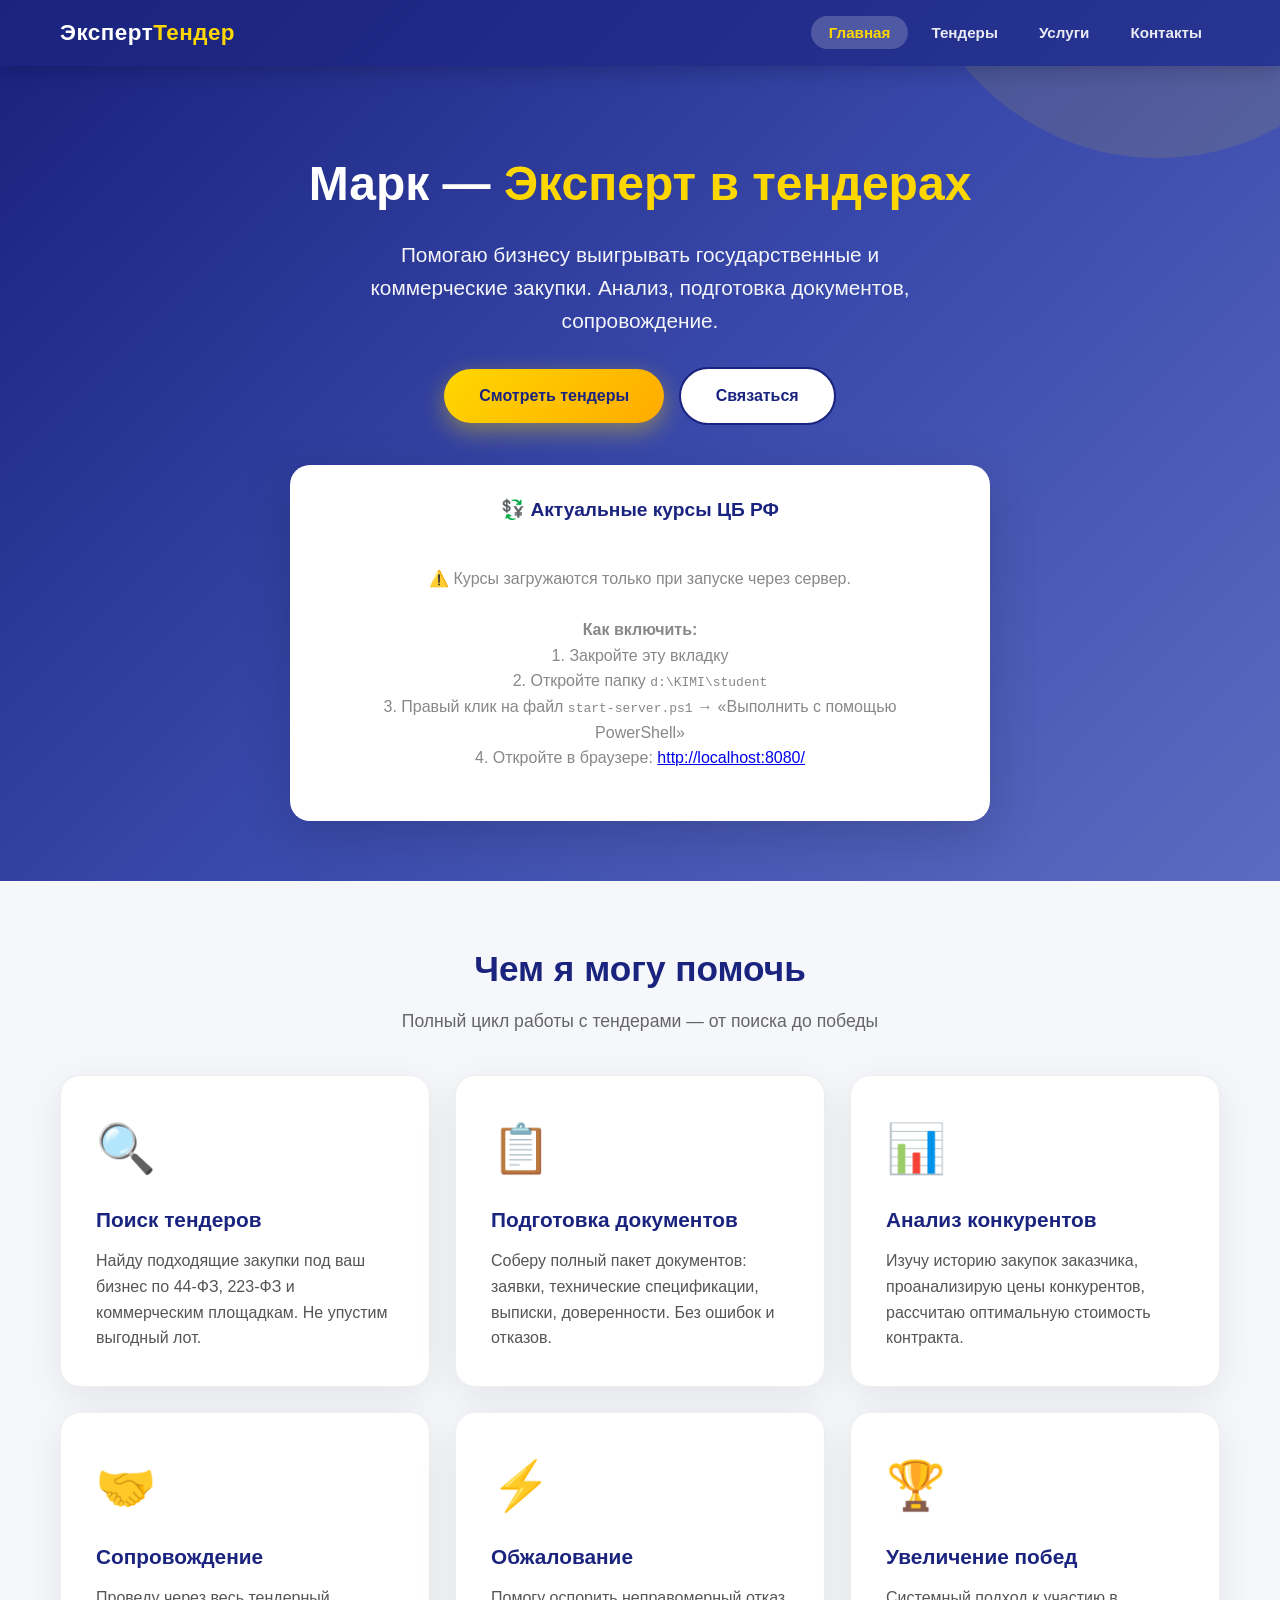
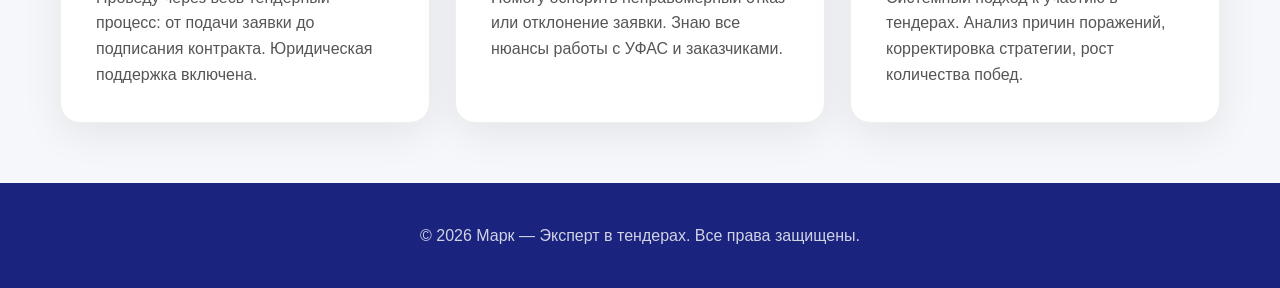
<file: index.html>
<!DOCTYPE html>
<html lang="ru">
<head>
    <meta charset="UTF-8">
    <meta name="viewport" content="width=device-width, initial-scale=1.0">
    <title>Марк — Эксперт в тендерах</title>
    <link rel="stylesheet" href="style.css">
    <link rel="manifest" href="manifest.json">
    <meta name="theme-color" content="#1a237e">
    <link rel="icon" type="image/svg+xml" href="icon.svg">
</head>
<body>
    <!-- Навигация -->
    <nav class="navbar">
        <div class="nav-container">
            <a href="index.html" class="logo">Эксперт<span>Тендер</span></a>
            <ul class="nav-links">
                <li><a href="index.html" class="active">Главная</a></li>
                <li><a href="tenders.html">Тендеры</a></li>
                <li><a href="about.html">Услуги</a></li>
                <li><a href="contacts.html">Контакты</a></li>
            </ul>
        </div>
    </nav>

    <!-- Герой -->
    <section class="hero">
        <div class="container">
            <h1>Марк — <span>Эксперт в тендерах</span></h1>
            <p>Помогаю бизнесу выигрывать государственные и коммерческие закупки. Анализ, подготовка документов, сопровождение.</p>
            <a href="tenders.html" class="btn btn-primary">Смотреть тендеры</a>
            <a href="contacts.html" class="btn btn-secondary" style="margin-left:10px;">Связаться</a>

            <!-- Живые курсы валют -->
            <div class="currency-widget">
                <h3>💱 Актуальные курсы ЦБ РФ <span id="currency-date"></span></h3>
                <div class="currency-grid" id="currency-grid">
                    <div class="currency-loading">Загружаем курсы...</div>
                </div>
            </div>
        </div>
    </section>

    <!-- Услуги -->
    <section class="section">
        <div class="container">
            <h2 class="section-title">Чем я могу помочь</h2>
            <p class="section-subtitle">Полный цикл работы с тендерами — от поиска до победы</p>
            <div class="cards-grid">
                <div class="card">
                    <div class="card-icon">🔍</div>
                    <h3>Поиск тендеров</h3>
                    <p>Найду подходящие закупки под ваш бизнес по 44-ФЗ, 223-ФЗ и коммерческим площадкам. Не упустим выгодный лот.</p>
                </div>
                <div class="card">
                    <div class="card-icon">📋</div>
                    <h3>Подготовка документов</h3>
                    <p>Соберу полный пакет документов: заявки, технические спецификации, выписки, доверенности. Без ошибок и отказов.</p>
                </div>
                <div class="card">
                    <div class="card-icon">📊</div>
                    <h3>Анализ конкурентов</h3>
                    <p>Изучу историю закупок заказчика, проанализирую цены конкурентов, рассчитаю оптимальную стоимость контракта.</p>
                </div>
                <div class="card">
                    <div class="card-icon">🤝</div>
                    <h3>Сопровождение</h3>
                    <p>Проведу через весь тендерный процесс: от подачи заявки до подписания контракта. Юридическая поддержка включена.</p>
                </div>
                <div class="card">
                    <div class="card-icon">⚡</div>
                    <h3>Обжалование</h3>
                    <p>Помогу оспорить неправомерный отказ или отклонение заявки. Знаю все нюансы работы с УФАС и заказчиками.</p>
                </div>
                <div class="card">
                    <div class="card-icon">🏆</div>
                    <h3>Увеличение побед</h3>
                    <p>Системный подход к участию в тендерах. Анализ причин поражений, корректировка стратегии, рост количества побед.</p>
                </div>
            </div>
        </div>
    </section>

    <!-- Футер -->
    <footer class="footer">
        <div class="container">
            <p>© 2026 Марк — Эксперт в тендерах. Все права защищены.</p>
        </div>
    </footer>

    <script>
        // Регистрация Service Worker для PWA
        if ('serviceWorker' in navigator) {
            navigator.serviceWorker.register('service-worker.js')
                .then(reg => console.log('Service Worker зарегистрирован'))
                .catch(err => console.log('Ошибка регистрации SW:', err));
        }
    </script>
    <script>
        // === ЖИВЫЕ КУРСЫ ВАЛЮТ (open.er-api.com) ===
        async function loadCurrencies() {
            const grid = document.getElementById('currency-grid');
            const dateEl = document.getElementById('currency-date');

            try {
                const response = await fetch('https://open.er-api.com/v6/latest/RUB');
                const data = await response.json();

                // Курсы относительно рубля: rates['USD'] = сколько $ за 1₽
                // Чтобы получить ₽ за 1$ — делим 1 на rate
                const currencies = [
                    { code: 'USD', name: 'Доллар США', rate: data.rates.USD },
                    { code: 'EUR', name: 'Евро', rate: data.rates.EUR },
                    { code: 'CNY', name: 'Китайский юань', rate: data.rates.CNY },
                    { code: 'KZT', name: 'Казахстанский тенге', rate: data.rates.KZT }
                ];

                dateEl.textContent = '(' + data.time_last_update_utc.split(' ')[1] + ' ' + data.time_last_update_utc.split(' ')[2] + ' ' + data.time_last_update_utc.split(' ')[3] + ')';

                grid.innerHTML = currencies.map(c => {
                    const rub = (1 / c.rate).toFixed(2);
                    return `
                        <div class="currency-item">
                            <div class="code">${c.code}</div>
                            <div class="name">${c.name}</div>
                            <div class="rate">${rub} ₽</div>
                        </div>
                    `;
                }).join('');

            } catch (e) {
                grid.innerHTML = '<div class="currency-loading">⚠️ Курсы загружаются только при запуске через сервер.<br><br><strong>Как включить:</strong><br>1. Закройте эту вкладку<br>2. Откройте папку <code>d:\\KIMI\\student</code><br>3. Правый клик на файл <code>start-server.ps1</code> → «Выполнить с помощью PowerShell»<br>4. Откройте в браузере: <a href="http://localhost:8080/" target="_blank">http://localhost:8080/</a></div>';
            }
        }

        loadCurrencies();
    </script>
</body>
</html>
</file>
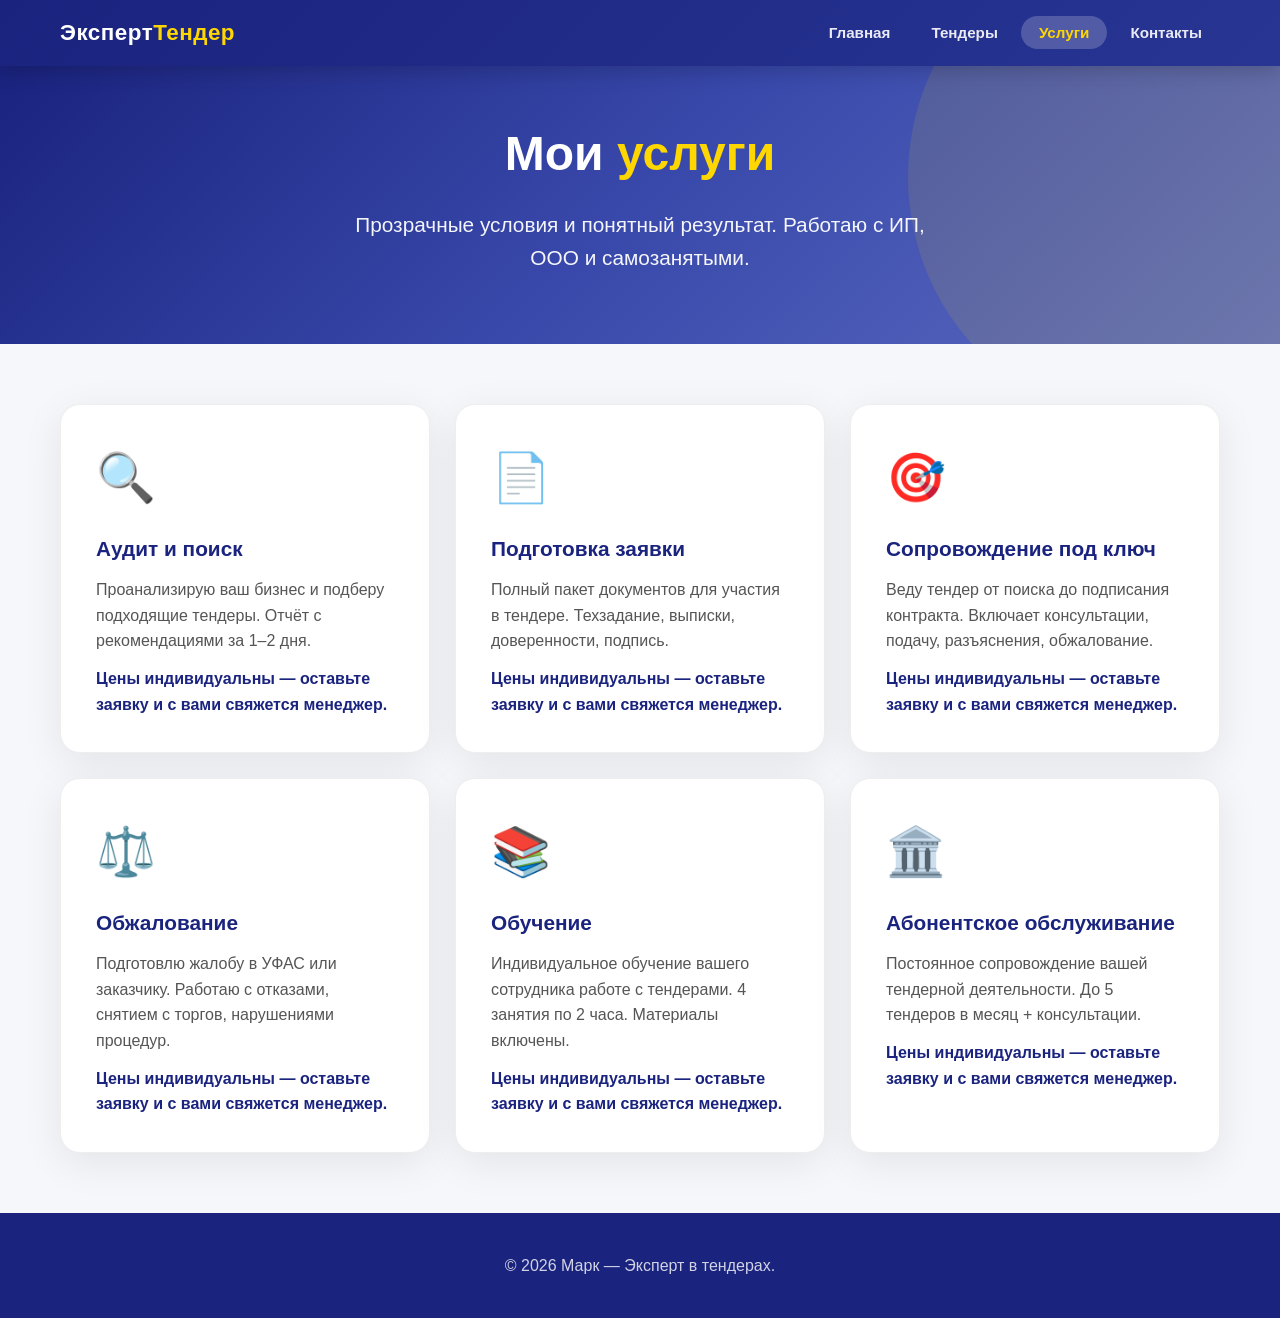
<file: about.html>
<!DOCTYPE html>
<html lang="ru">
<head>
    <meta charset="UTF-8">
    <meta name="viewport" content="width=device-width, initial-scale=1.0">
    <title>Услуги — Марк</title>
    <link rel="stylesheet" href="style.css">
    <link rel="manifest" href="manifest.json">
    <meta name="theme-color" content="#1a237e">
    <link rel="icon" type="image/svg+xml" href="icon.svg">
</head>
<body>
    <nav class="navbar">
        <div class="nav-container">
            <a href="index.html" class="logo">Эксперт<span>Тендер</span></a>
            <ul class="nav-links">
                <li><a href="index.html">Главная</a></li>
                <li><a href="tenders.html">Тендеры</a></li>
                <li><a href="about.html" class="active">Услуги</a></li>
                <li><a href="contacts.html">Контакты</a></li>
            </ul>
        </div>
    </nav>

    <section class="hero" style="padding: 50px 0 40px;">
        <div class="container">
            <h1>Мои <span>услуги</span></h1>
            <p>Прозрачные условия и понятный результат. Работаю с ИП, ООО и самозанятыми.</p>
        </div>
    </section>

    <section class="section">
        <div class="container">
            <div class="cards-grid">
                <div class="card">
                    <div class="card-icon">🔍</div>
                    <h3>Аудит и поиск</h3>
                    <p>Проанализирую ваш бизнес и подберу подходящие тендеры. Отчёт с рекомендациями за 1–2 дня.</p>
                    <p style="margin-top: 12px; color: #1a237e; font-weight: 700;">Цены индивидуальны — оставьте заявку и с вами свяжется менеджер.</p>
                </div>
                <div class="card">
                    <div class="card-icon">📄</div>
                    <h3>Подготовка заявки</h3>
                    <p>Полный пакет документов для участия в тендере. Техзадание, выписки, доверенности, подпись.</p>
                    <p style="margin-top: 12px; color: #1a237e; font-weight: 700;">Цены индивидуальны — оставьте заявку и с вами свяжется менеджер.</p>
                </div>
                <div class="card">
                    <div class="card-icon">🎯</div>
                    <h3>Сопровождение под ключ</h3>
                    <p>Веду тендер от поиска до подписания контракта. Включает консультации, подачу, разъяснения, обжалование.</p>
                    <p style="margin-top: 12px; color: #1a237e; font-weight: 700;">Цены индивидуальны — оставьте заявку и с вами свяжется менеджер.</p>
                </div>
                <div class="card">
                    <div class="card-icon">⚖️</div>
                    <h3>Обжалование</h3>
                    <p>Подготовлю жалобу в УФАС или заказчику. Работаю с отказами, снятием с торгов, нарушениями процедур.</p>
                    <p style="margin-top: 12px; color: #1a237e; font-weight: 700;">Цены индивидуальны — оставьте заявку и с вами свяжется менеджер.</p>
                </div>
                <div class="card">
                    <div class="card-icon">📚</div>
                    <h3>Обучение</h3>
                    <p>Индивидуальное обучение вашего сотрудника работе с тендерами. 4 занятия по 2 часа. Материалы включены.</p>
                    <p style="margin-top: 12px; color: #1a237e; font-weight: 700;">Цены индивидуальны — оставьте заявку и с вами свяжется менеджер.</p>
                </div>
                <div class="card">
                    <div class="card-icon">🏛️</div>
                    <h3>Абонентское обслуживание</h3>
                    <p>Постоянное сопровождение вашей тендерной деятельности. До 5 тендеров в месяц + консультации.</p>
                    <p style="margin-top: 12px; color: #1a237e; font-weight: 700;">Цены индивидуальны — оставьте заявку и с вами свяжется менеджер.</p>
                </div>
            </div>
        </div>
    </section>

    <footer class="footer">
        <div class="container">
            <p>© 2026 Марк — Эксперт в тендерах.</p>
        </div>
    </footer>
    <script>
        if ('serviceWorker' in navigator) {
            navigator.serviceWorker.register('service-worker.js')
                .then(reg => console.log('Service Worker зарегистрирован'))
                .catch(err => console.log('Ошибка регистрации SW:', err));
        }
    </script>
</body>
</html>
</file>
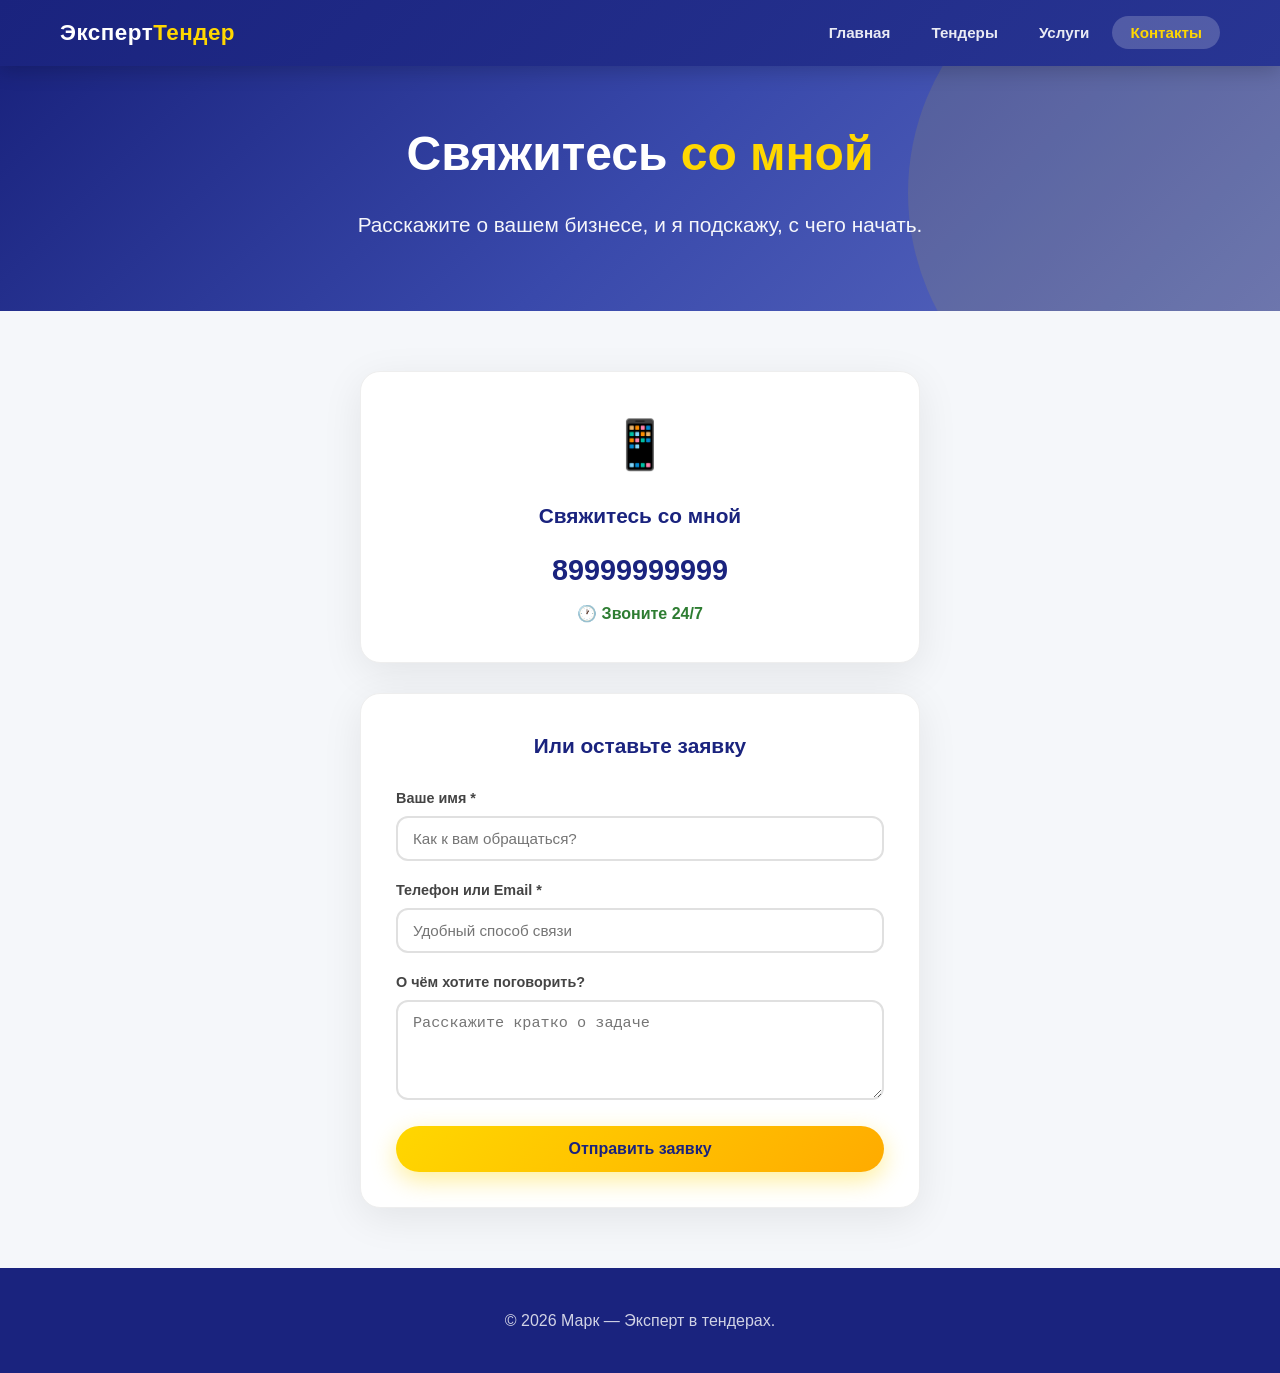
<file: contacts.html>
<!DOCTYPE html>
<html lang="ru">
<head>
    <meta charset="UTF-8">
    <meta name="viewport" content="width=device-width, initial-scale=1.0">
    <title>Контакты — Марк</title>
    <link rel="stylesheet" href="style.css">
    <link rel="manifest" href="manifest.json">
    <meta name="theme-color" content="#1a237e">
    <link rel="icon" type="image/svg+xml" href="icon.svg">
</head>
<body>
    <nav class="navbar">
        <div class="nav-container">
            <a href="index.html" class="logo">Эксперт<span>Тендер</span></a>
            <ul class="nav-links">
                <li><a href="index.html">Главная</a></li>
                <li><a href="tenders.html">Тендеры</a></li>
                <li><a href="about.html">Услуги</a></li>
                <li><a href="contacts.html" class="active">Контакты</a></li>
            </ul>
        </div>
    </nav>

    <section class="hero" style="padding: 50px 0 40px;">
        <div class="container">
            <h1>Свяжитесь <span>со мной</span></h1>
            <p>Расскажите о вашем бизнесе, и я подскажу, с чего начать.</p>
        </div>
    </section>

    <section class="section">
        <div class="container" style="max-width: 600px;">
            <div class="card" style="text-align: center; margin-bottom: 30px;">
                <div class="card-icon">📱</div>
                <h3>Свяжитесь со мной</h3>
                <p style="font-size: 1.8rem; font-weight: 900; color: #1a237e; margin-top: 15px;">89999999999</p>
                <p style="color: #2e7d32; font-weight: 700; margin-top: 8px;">🕐 Звоните 24/7</p>
            </div>

            <div class="card">
                <h3 style="text-align: center; margin-bottom: 25px; color: #1a237e;">Или оставьте заявку</h3>
                <form id="contactForm" action="https://script.google.com/macros/s/AKfycbyiJOHVE2bO06gz5DJcZoeluu6XIGOYhrf4O8Iss4-9gDCZoJsamsxZweJik1BqUVk/exec" method="POST" target="form-iframe" onsubmit="onFormSubmit()">
                    <div class="form-group">
                        <label>Ваше имя *</label>
                        <input type="text" name="name" required placeholder="Как к вам обращаться?">
                    </div>
                    <div class="form-group">
                        <label>Телефон или Email *</label>
                        <input type="text" name="contact" required placeholder="Удобный способ связи">
                    </div>
                    <div class="form-group">
                        <label>О чём хотите поговорить?</label>
                        <textarea name="message" rows="4" placeholder="Расскажите кратко о задаче"></textarea>
                    </div>
                    <button type="submit" class="btn btn-primary" style="width: 100%;">Отправить заявку</button>
                    <div class="success-msg" id="successMsg">
                        ✅ Заявка отправлена! Я свяжусь с вами в ближайшее время.
                    </div>
                </form>
                <iframe name="form-iframe" style="display:none"></iframe>
            </div>
        </div>
    </section>

    <footer class="footer">
        <div class="container">
            <p>© 2026 Марк — Эксперт в тендерах.</p>
        </div>
    </footer>

    <script>
        function onFormSubmit() {
            const button = document.querySelector('#contactForm button[type="submit"]');
            button.disabled = true;
            button.textContent = '⏳ Отправка...';

            setTimeout(() => {
                document.getElementById('successMsg').classList.add('show');
                document.getElementById('contactForm').reset();
                button.disabled = false;
                button.textContent = 'Отправить заявку';
                setTimeout(() => {
                    document.getElementById('successMsg').classList.remove('show');
                }, 4000);
            }, 1000);

            return true;
        }
    </script>
    <script>
        if ('serviceWorker' in navigator) {
            navigator.serviceWorker.register('service-worker.js')
                .then(reg => console.log('Service Worker зарегистрирован'))
                .catch(err => console.log('Ошибка регистрации SW:', err));
        }
    </script>
</body>
</html>
</file>
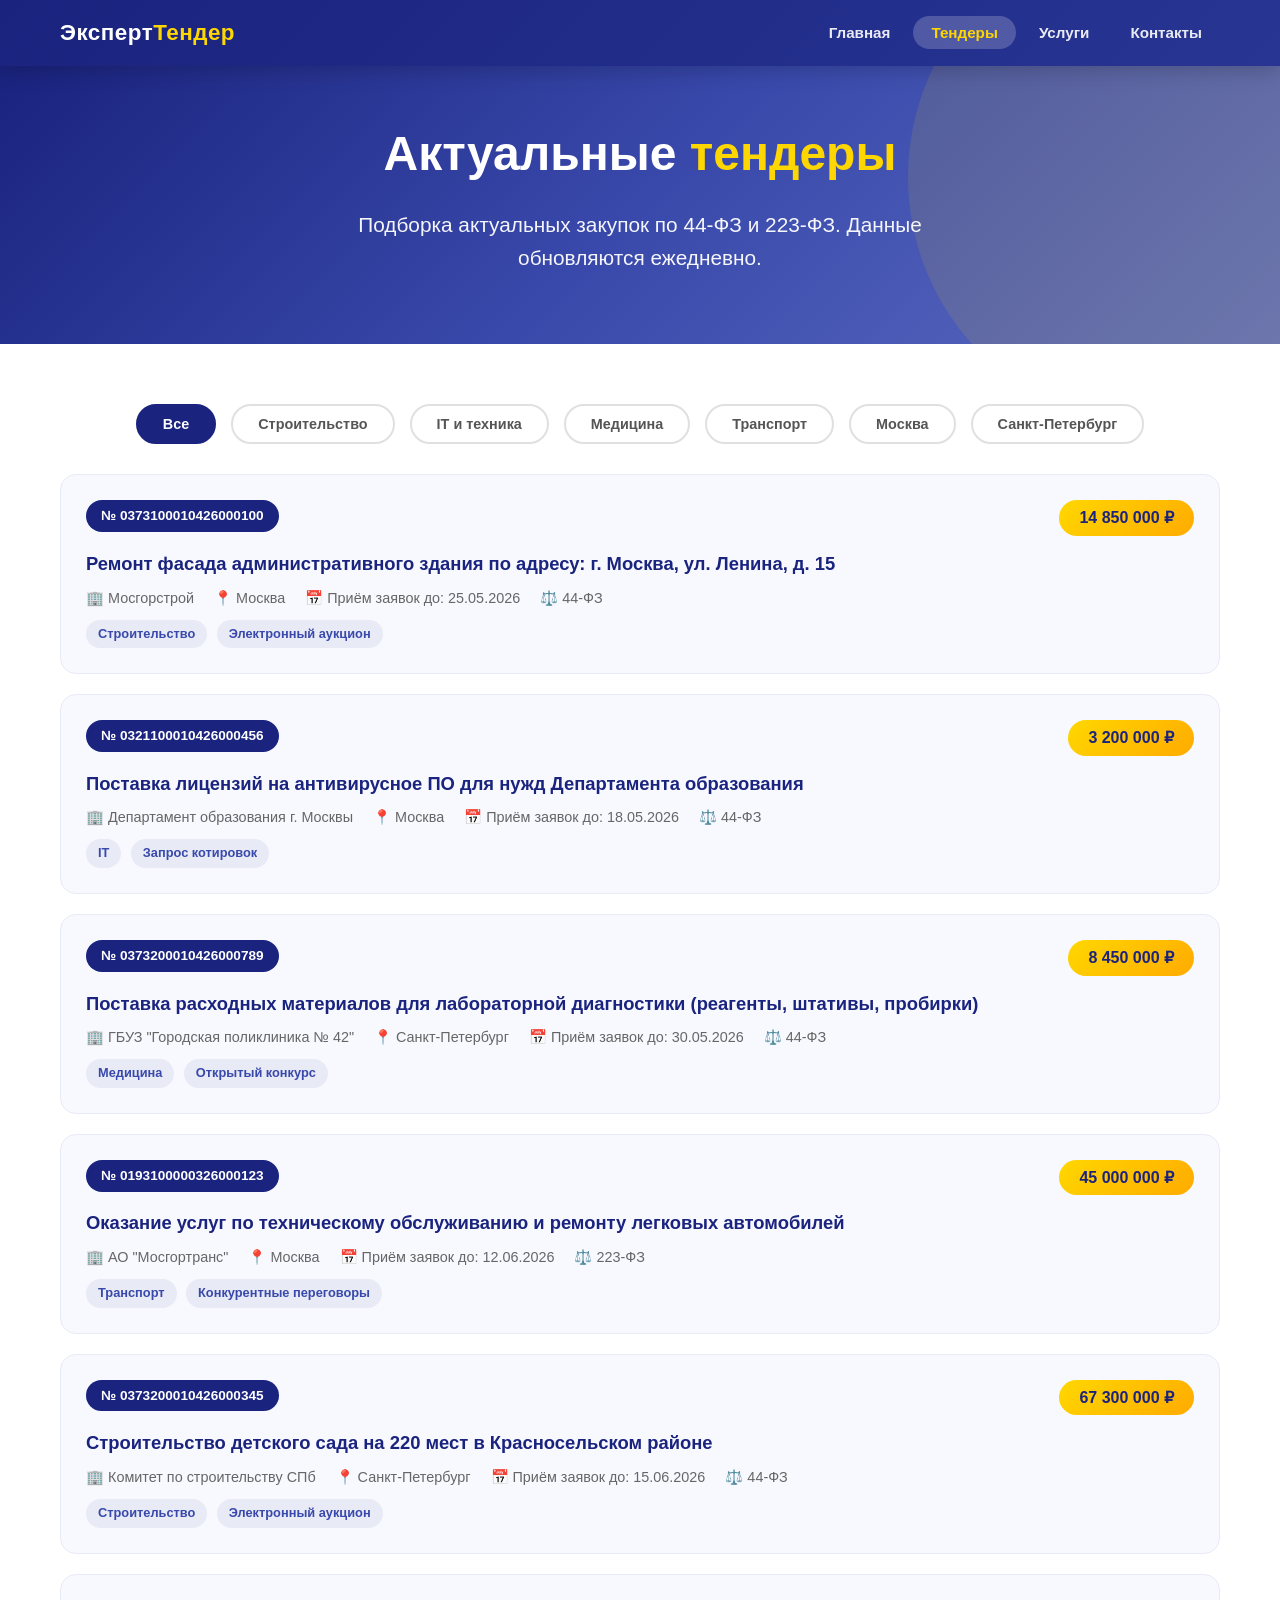
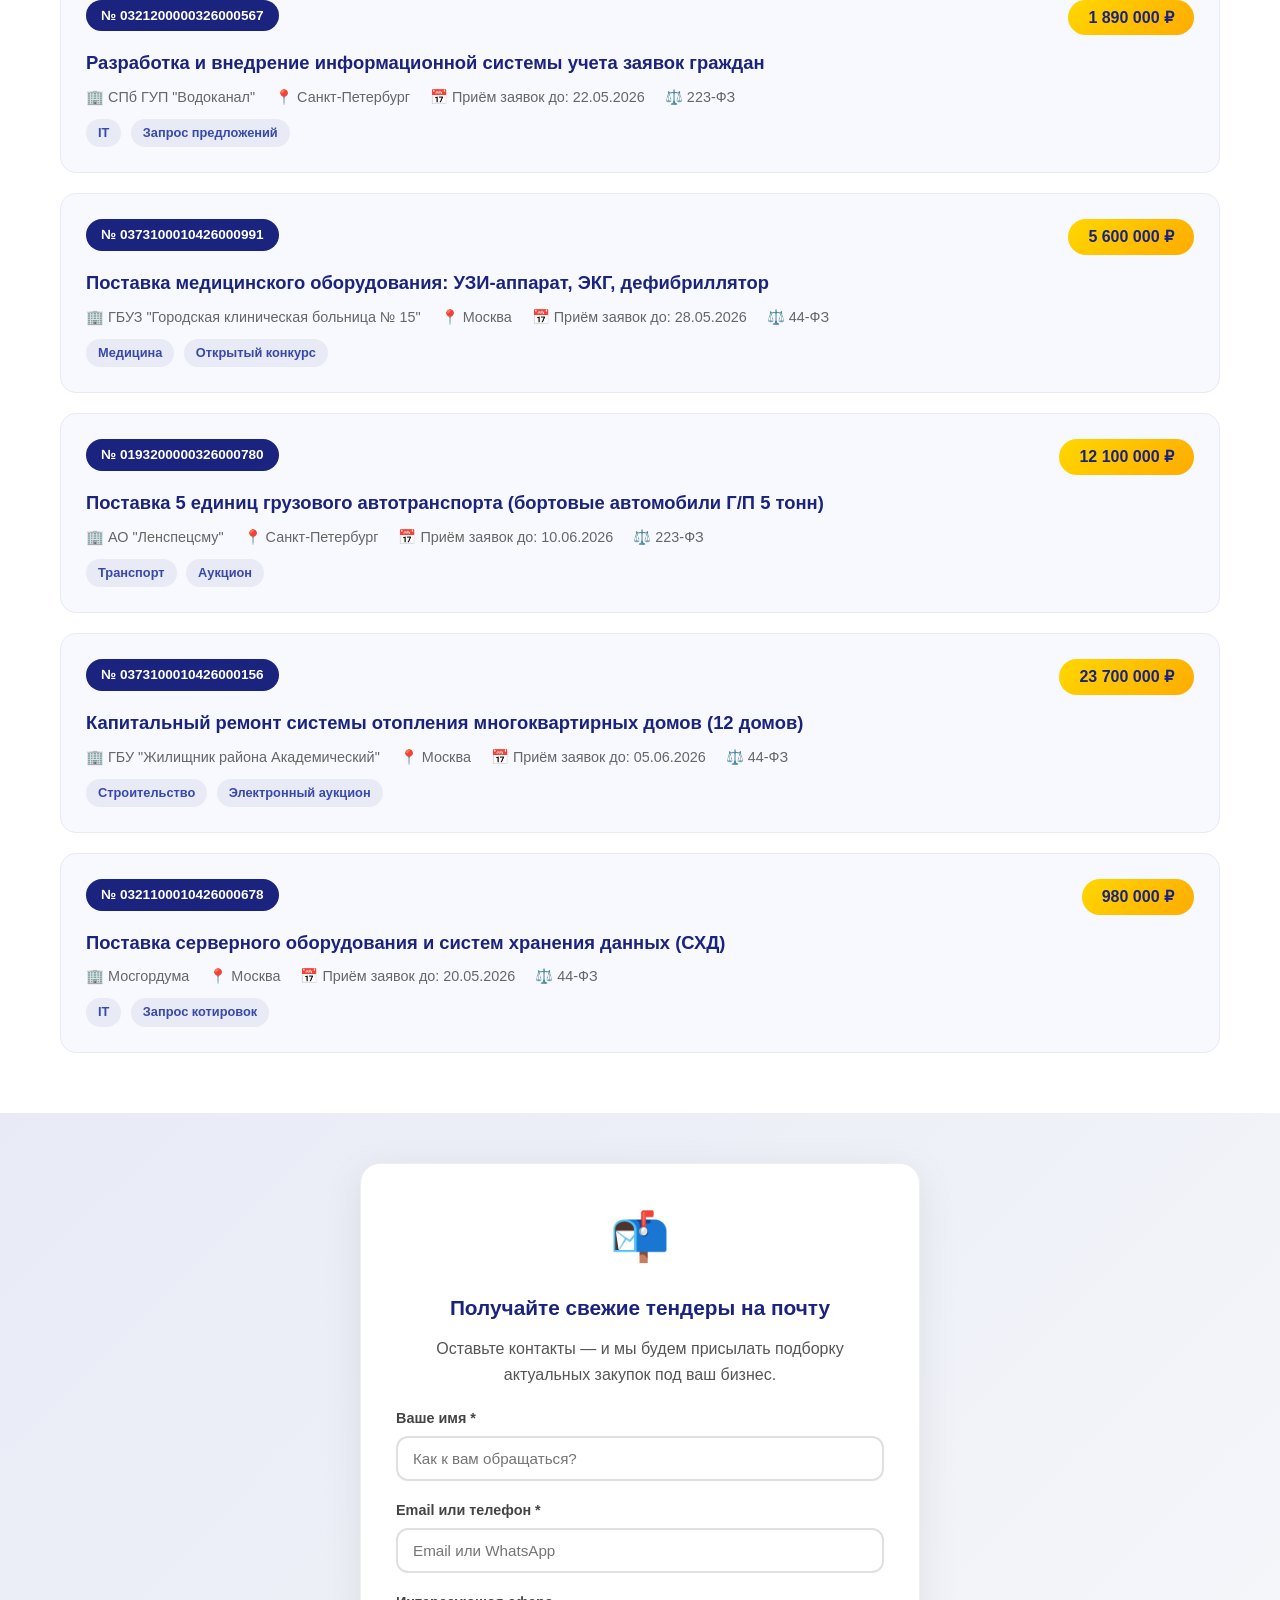
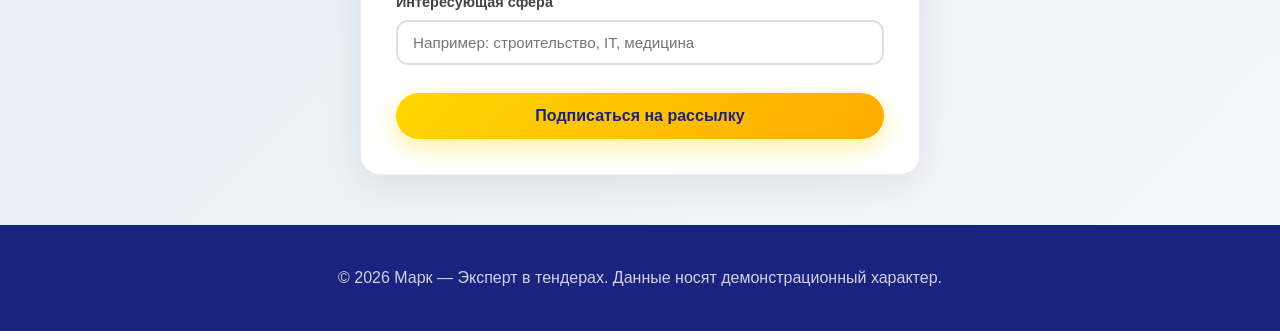
<file: tenders.html>
<!DOCTYPE html>
<html lang="ru">
<head>
    <meta charset="UTF-8">
    <meta name="viewport" content="width=device-width, initial-scale=1.0">
    <title>Актуальные тендеры — Марк</title>
    <link rel="stylesheet" href="style.css">
    <link rel="manifest" href="manifest.json">
    <meta name="theme-color" content="#1a237e">
    <link rel="icon" type="image/svg+xml" href="icon.svg">
</head>
<body>
    <!-- Навигация -->
    <nav class="navbar">
        <div class="nav-container">
            <a href="index.html" class="logo">Эксперт<span>Тендер</span></a>
            <ul class="nav-links">
                <li><a href="index.html">Главная</a></li>
                <li><a href="tenders.html" class="active">Тендеры</a></li>
                <li><a href="about.html">Услуги</a></li>
                <li><a href="contacts.html">Контакты</a></li>
            </ul>
        </div>
    </nav>

    <!-- Шапка страницы -->
    <section class="hero" style="padding: 50px 0 40px;">
        <div class="container">
            <h1>Актуальные <span>тендеры</span></h1>
            <p>Подборка актуальных закупок по 44-ФЗ и 223-ФЗ. Данные обновляются ежедневно.</p>
        </div>
    </section>

    <!-- Фильтры и список -->
    <section class="tenders-section">
        <div class="container">
            <div class="filters">
                <button class="filter-btn active" onclick="filterTenders('all')">Все</button>
                <button class="filter-btn" onclick="filterTenders('Строительство')">Строительство</button>
                <button class="filter-btn" onclick="filterTenders('IT')">IT и техника</button>
                <button class="filter-btn" onclick="filterTenders('Медицина')">Медицина</button>
                <button class="filter-btn" onclick="filterTenders('Транспорт')">Транспорт</button>
                <button class="filter-btn" onclick="filterTenders('Москва')">Москва</button>
                <button class="filter-btn" onclick="filterTenders('СПб')">Санкт-Петербург</button>
            </div>

            <div class="tenders-list" id="tendersList">
                <!-- Тендер 1 -->
                <div class="tender-card" data-category="Строительство Москва">
                    <div class="tender-header">
                        <span class="tender-number">№ 0373100010426000100</span>
                        <span class="tender-price">14 850 000 ₽</span>
                    </div>
                    <div class="tender-title">Ремонт фасада административного здания по адресу: г. Москва, ул. Ленина, д. 15</div>
                    <div class="tender-meta">
                        <span>🏢 Мосгорстрой</span>
                        <span>📍 Москва</span>
                        <span>📅 Приём заявок до: 25.05.2026</span>
                        <span>⚖️ 44-ФЗ</span>
                    </div>
                    <span class="tender-tag">Строительство</span>
                    <span class="tender-tag">Электронный аукцион</span>
                </div>

                <!-- Тендер 2 -->
                <div class="tender-card" data-category="IT Москва">
                    <div class="tender-header">
                        <span class="tender-number">№ 0321100010426000456</span>
                        <span class="tender-price">3 200 000 ₽</span>
                    </div>
                    <div class="tender-title">Поставка лицензий на антивирусное ПО для нужд Департамента образования</div>
                    <div class="tender-meta">
                        <span>🏢 Департамент образования г. Москвы</span>
                        <span>📍 Москва</span>
                        <span>📅 Приём заявок до: 18.05.2026</span>
                        <span>⚖️ 44-ФЗ</span>
                    </div>
                    <span class="tender-tag">IT</span>
                    <span class="tender-tag">Запрос котировок</span>
                </div>

                <!-- Тендер 3 -->
                <div class="tender-card" data-category="Медицина СПб">
                    <div class="tender-header">
                        <span class="tender-number">№ 0373200010426000789</span>
                        <span class="tender-price">8 450 000 ₽</span>
                    </div>
                    <div class="tender-title">Поставка расходных материалов для лабораторной диагностики (реагенты, штативы, пробирки)</div>
                    <div class="tender-meta">
                        <span>🏢 ГБУЗ "Городская поликлиника № 42"</span>
                        <span>📍 Санкт-Петербург</span>
                        <span>📅 Приём заявок до: 30.05.2026</span>
                        <span>⚖️ 44-ФЗ</span>
                    </div>
                    <span class="tender-tag">Медицина</span>
                    <span class="tender-tag">Открытый конкурс</span>
                </div>

                <!-- Тендер 4 -->
                <div class="tender-card" data-category="Транспорт Москва">
                    <div class="tender-header">
                        <span class="tender-number">№ 0193100000326000123</span>
                        <span class="tender-price">45 000 000 ₽</span>
                    </div>
                    <div class="tender-title">Оказание услуг по техническому обслуживанию и ремонту легковых автомобилей</div>
                    <div class="tender-meta">
                        <span>🏢 АО "Мосгортранс"</span>
                        <span>📍 Москва</span>
                        <span>📅 Приём заявок до: 12.06.2026</span>
                        <span>⚖️ 223-ФЗ</span>
                    </div>
                    <span class="tender-tag">Транспорт</span>
                    <span class="tender-tag">Конкурентные переговоры</span>
                </div>

                <!-- Тендер 5 -->
                <div class="tender-card" data-category="Строительство СПб">
                    <div class="tender-header">
                        <span class="tender-number">№ 0373200010426000345</span>
                        <span class="tender-price">67 300 000 ₽</span>
                    </div>
                    <div class="tender-title">Строительство детского сада на 220 мест в Красносельском районе</div>
                    <div class="tender-meta">
                        <span>🏢 Комитет по строительству СПб</span>
                        <span>📍 Санкт-Петербург</span>
                        <span>📅 Приём заявок до: 15.06.2026</span>
                        <span>⚖️ 44-ФЗ</span>
                    </div>
                    <span class="tender-tag">Строительство</span>
                    <span class="tender-tag">Электронный аукцион</span>
                </div>

                <!-- Тендер 6 -->
                <div class="tender-card" data-category="IT СПб">
                    <div class="tender-header">
                        <span class="tender-number">№ 0321200000326000567</span>
                        <span class="tender-price">1 890 000 ₽</span>
                    </div>
                    <div class="tender-title">Разработка и внедрение информационной системы учета заявок граждан</div>
                    <div class="tender-meta">
                        <span>🏢 СПб ГУП "Водоканал"</span>
                        <span>📍 Санкт-Петербург</span>
                        <span>📅 Приём заявок до: 22.05.2026</span>
                        <span>⚖️ 223-ФЗ</span>
                    </div>
                    <span class="tender-tag">IT</span>
                    <span class="tender-tag">Запрос предложений</span>
                </div>

                <!-- Тендер 7 -->
                <div class="tender-card" data-category="Медицина Москва">
                    <div class="tender-header">
                        <span class="tender-number">№ 0373100010426000991</span>
                        <span class="tender-price">5 600 000 ₽</span>
                    </div>
                    <div class="tender-title">Поставка медицинского оборудования: УЗИ-аппарат, ЭКГ, дефибриллятор</div>
                    <div class="tender-meta">
                        <span>🏢 ГБУЗ "Городская клиническая больница № 15"</span>
                        <span>📍 Москва</span>
                        <span>📅 Приём заявок до: 28.05.2026</span>
                        <span>⚖️ 44-ФЗ</span>
                    </div>
                    <span class="tender-tag">Медицина</span>
                    <span class="tender-tag">Открытый конкурс</span>
                </div>

                <!-- Тендер 8 -->
                <div class="tender-card" data-category="Транспорт СПб">
                    <div class="tender-header">
                        <span class="tender-number">№ 0193200000326000780</span>
                        <span class="tender-price">12 100 000 ₽</span>
                    </div>
                    <div class="tender-title">Поставка 5 единиц грузового автотранспорта (бортовые автомобили Г/П 5 тонн)</div>
                    <div class="tender-meta">
                        <span>🏢 АО "Ленспецсму"</span>
                        <span>📍 Санкт-Петербург</span>
                        <span>📅 Приём заявок до: 10.06.2026</span>
                        <span>⚖️ 223-ФЗ</span>
                    </div>
                    <span class="tender-tag">Транспорт</span>
                    <span class="tender-tag">Аукцион</span>
                </div>

                <!-- Тендер 9 -->
                <div class="tender-card" data-category="Строительство Москва">
                    <div class="tender-header">
                        <span class="tender-number">№ 0373100010426000156</span>
                        <span class="tender-price">23 700 000 ₽</span>
                    </div>
                    <div class="tender-title">Капитальный ремонт системы отопления многоквартирных домов (12 домов)</div>
                    <div class="tender-meta">
                        <span>🏢 ГБУ "Жилищник района Академический"</span>
                        <span>📍 Москва</span>
                        <span>📅 Приём заявок до: 05.06.2026</span>
                        <span>⚖️ 44-ФЗ</span>
                    </div>
                    <span class="tender-tag">Строительство</span>
                    <span class="tender-tag">Электронный аукцион</span>
                </div>

                <!-- Тендер 10 -->
                <div class="tender-card" data-category="IT Москва">
                    <div class="tender-header">
                        <span class="tender-number">№ 0321100010426000678</span>
                        <span class="tender-price">980 000 ₽</span>
                    </div>
                    <div class="tender-title">Поставка серверного оборудования и систем хранения данных (СХД)</div>
                    <div class="tender-meta">
                        <span>🏢 Мосгордума</span>
                        <span>📍 Москва</span>
                        <span>📅 Приём заявок до: 20.05.2026</span>
                        <span>⚖️ 44-ФЗ</span>
                    </div>
                    <span class="tender-tag">IT</span>
                    <span class="tender-tag">Запрос котировок</span>
                </div>
            </div>
        </div>
    </section>

    <!-- Форма подписки на рассылку -->
    <section class="section" style="background: linear-gradient(135deg, #e8eaf6, #f5f7fa); padding: 50px 0;">
        <div class="container" style="max-width: 600px;">
            <div class="card" style="text-align: center;">
                <div class="card-icon">📬</div>
                <h3>Получайте свежие тендеры на почту</h3>
                <p style="margin-bottom: 20px; color: #555;">Оставьте контакты — и мы будем присылать подборку актуальных закупок под ваш бизнес.</p>
                <form id="subscribeForm" action="https://script.google.com/macros/s/AKfycbyiJOHVE2bO06gz5DJcZoeluu6XIGOYhrf4O8Iss4-9gDCZoJsamsxZweJik1BqUVk/exec" method="POST" target="sub-iframe" onsubmit="onSubSubmit()">
                    <div class="form-group" style="text-align: left;">
                        <label>Ваше имя *</label>
                        <input type="text" name="name" required placeholder="Как к вам обращаться?" style="width: 100%;">
                    </div>
                    <div class="form-group" style="text-align: left;">
                        <label>Email или телефон *</label>
                        <input type="text" name="contact" required placeholder="Email или WhatsApp" style="width: 100%;">
                    </div>
                    <div class="form-group" style="text-align: left;">
                        <label>Интересующая сфера</label>
                        <input type="text" name="message" placeholder="Например: строительство, IT, медицина" style="width: 100%;">
                    </div>
                    <button type="submit" class="btn btn-primary" style="width: 100%; margin-top: 10px;">Подписаться на рассылку</button>
                    <div class="success-msg" id="subSuccess">
                        ✅ Вы подписаны! Первую подборку отправим в ближайшее время.
                    </div>
                </form>
                <iframe name="sub-iframe" style="display:none"></iframe>
            </div>
        </div>
    </section>

    <!-- Футер -->
    <footer class="footer">
        <div class="container">
            <p>© 2026 Марк — Эксперт в тендерах. Данные носят демонстрационный характер.</p>
        </div>
    </footer>

    <script>
        // Регистрация Service Worker для PWA
        if ('serviceWorker' in navigator) {
            navigator.serviceWorker.register('service-worker.js')
                .then(reg => console.log('Service Worker зарегистрирован'))
                .catch(err => console.log('Ошибка регистрации SW:', err));
        }

        function filterTenders(category) {
            const cards = document.querySelectorAll('.tender-card');
            const buttons = document.querySelectorAll('.filter-btn');

            buttons.forEach(btn => btn.classList.remove('active'));
            event.target.classList.add('active');

            cards.forEach(card => {
                const cats = card.getAttribute('data-category');
                if (category === 'all' || cats.includes(category)) {
                    card.classList.remove('tender-hidden');
                    card.style.animation = 'slideUp 0.4s ease';
                } else {
                    card.classList.add('tender-hidden');
                }
            });
        }

        // Подписка на рассылку — отправка в Telegram через iframe
        function onSubSubmit() {
            const button = document.querySelector('#subscribeForm button[type="submit"]');
            button.disabled = true;
            button.textContent = '⏳ Отправка...';

            setTimeout(() => {
                document.getElementById('subSuccess').classList.add('show');
                document.getElementById('subscribeForm').reset();
                button.disabled = false;
                button.textContent = 'Подписаться на рассылку';
                setTimeout(() => {
                    document.getElementById('subSuccess').classList.remove('show');
                }, 4000);
            }, 1000);

            return true;
        }
    </script>
</body>
</html>
</file>
<file: style.css>
/* ====== ОБЩИЕ СТИЛИ ====== */
* {
    margin: 0;
    padding: 0;
    box-sizing: border-box;
}

body {
    font-family: 'Segoe UI', Tahoma, Geneva, Verdana, sans-serif;
    background: #f5f7fa;
    color: #333;
    line-height: 1.6;
    overflow-x: hidden;
}

.container {
    max-width: 1200px;
    margin: 0 auto;
    padding: 0 20px;
}

/* ====== НАВИГАЦИЯ ====== */
.navbar {
    background: linear-gradient(135deg, #1a237e, #283593);
    padding: 15px 0;
    position: sticky;
    top: 0;
    z-index: 1000;
    box-shadow: 0 4px 20px rgba(0,0,0,0.2);
}

.nav-container {
    max-width: 1200px;
    margin: 0 auto;
    padding: 0 20px;
    display: flex;
    justify-content: space-between;
    align-items: center;
}

.logo {
    color: white;
    font-size: 1.4rem;
    font-weight: 900;
    text-decoration: none;
    letter-spacing: 0.5px;
}

.logo span {
    color: #ffd700;
}

.nav-links {
    display: flex;
    list-style: none;
    gap: 5px;
}

.nav-links a {
    color: rgba(255,255,255,0.9);
    text-decoration: none;
    padding: 8px 18px;
    border-radius: 50px;
    font-size: 0.95rem;
    font-weight: 600;
    transition: all 0.3s;
}

.nav-links a:hover,
.nav-links a.active {
    background: rgba(255,255,255,0.2);
    color: #ffd700;
}

/* ====== ГЕРОЙ-БЛОК ====== */
.hero {
    background: linear-gradient(135deg, #1a237e 0%, #3949ab 50%, #5c6bc0 100%);
    color: white;
    padding: 80px 0 60px;
    text-align: center;
    position: relative;
    overflow: hidden;
}

.hero::before {
    content: '';
    position: absolute;
    top: -50%;
    right: -10%;
    width: 500px;
    height: 500px;
    background: rgba(255,215,0,0.1);
    border-radius: 50%;
}

.hero h1 {
    font-size: 3rem;
    margin-bottom: 15px;
    font-weight: 900;
}

.hero h1 span {
    color: #ffd700;
}

.hero p {
    font-size: 1.3rem;
    opacity: 0.95;
    max-width: 600px;
    margin: 0 auto 30px;
}

/* ====== КНОПКИ ====== */
.btn {
    display: inline-block;
    padding: 14px 35px;
    border-radius: 50px;
    text-decoration: none;
    font-weight: 700;
    font-size: 1rem;
    transition: all 0.3s;
    border: none;
    cursor: pointer;
}

.btn-primary {
    background: linear-gradient(135deg, #ffd700, #ffab00);
    color: #1a237e;
    box-shadow: 0 8px 25px rgba(255,215,0,0.4);
}

.btn-primary:hover {
    transform: translateY(-3px);
    box-shadow: 0 12px 35px rgba(255,215,0,0.5);
}

.btn-secondary {
    background: white;
    color: #1a237e;
    border: 2px solid #1a237e;
}

.btn-secondary:hover {
    background: #1a237e;
    color: white;
}

/* ====== КАРТОЧКИ ====== */
.section {
    padding: 60px 0;
}

.section-title {
    text-align: center;
    font-size: 2.2rem;
    color: #1a237e;
    margin-bottom: 10px;
    font-weight: 900;
}

.section-subtitle {
    text-align: center;
    color: #666;
    margin-bottom: 40px;
    font-size: 1.1rem;
}

.cards-grid {
    display: grid;
    grid-template-columns: repeat(auto-fit, minmax(280px, 1fr));
    gap: 25px;
}

.card {
    background: white;
    border-radius: 20px;
    padding: 35px;
    box-shadow: 0 10px 40px rgba(0,0,0,0.08);
    transition: all 0.3s;
    border: 1px solid #eee;
}

.card:hover {
    transform: translateY(-5px);
    box-shadow: 0 20px 50px rgba(0,0,0,0.12);
}

.card-icon {
    font-size: 3rem;
    margin-bottom: 15px;
}

.card h3 {
    color: #1a237e;
    margin-bottom: 12px;
    font-size: 1.3rem;
}

.card p {
    color: #555;
    line-height: 1.6;
}

/* ====== ВИДЖЕТ ВАЛЮТ ====== */
.currency-widget {
    background: white;
    border-radius: 20px;
    padding: 30px;
    margin: 40px auto 0;
    max-width: 700px;
    box-shadow: 0 15px 50px rgba(0,0,0,0.15);
}

.currency-widget h3 {
    color: #1a237e;
    margin-bottom: 20px;
    font-size: 1.2rem;
    text-align: center;
}

.currency-grid {
    display: grid;
    grid-template-columns: repeat(auto-fit, minmax(150px, 1fr));
    gap: 15px;
}

.currency-item {
    background: linear-gradient(135deg, #f5f7fa, #e8eaf6);
    border-radius: 15px;
    padding: 20px;
    text-align: center;
    border-left: 4px solid #ffd700;
}

.currency-item .code {
    font-size: 1.5rem;
    font-weight: 900;
    color: #1a237e;
}

.currency-item .name {
    font-size: 0.85rem;
    color: #666;
    margin: 5px 0;
}

.currency-item .rate {
    font-size: 1.3rem;
    font-weight: 700;
    color: #2e7d32;
}

.currency-item .change {
    font-size: 0.8rem;
    margin-top: 5px;
}

.change.up { color: #2e7d32; }
.change.down { color: #c62828; }

.currency-loading {
    text-align: center;
    color: #888;
    padding: 20px;
}

/* ====== ТЕНДЕРЫ ====== */
.tenders-section {
    background: white;
    padding: 60px 0;
}

.filters {
    display: flex;
    flex-wrap: wrap;
    gap: 15px;
    margin-bottom: 30px;
    justify-content: center;
}

.filter-btn {
    padding: 10px 25px;
    border: 2px solid #e0e0e0;
    background: white;
    border-radius: 50px;
    cursor: pointer;
    font-weight: 600;
    color: #555;
    transition: all 0.3s;
    font-size: 0.9rem;
}

.filter-btn:hover,
.filter-btn.active {
    background: #1a237e;
    color: white;
    border-color: #1a237e;
}

.tenders-list {
    display: flex;
    flex-direction: column;
    gap: 20px;
}

.tender-card {
    background: #f8f9ff;
    border-radius: 16px;
    padding: 25px;
    border: 1px solid #e8eaf6;
    transition: all 0.3s;
    cursor: pointer;
}

.tender-card:hover {
    border-color: #3949ab;
    box-shadow: 0 10px 30px rgba(26,35,126,0.1);
}

.tender-header {
    display: flex;
    justify-content: space-between;
    align-items: flex-start;
    margin-bottom: 15px;
    flex-wrap: wrap;
    gap: 10px;
}

.tender-number {
    background: #1a237e;
    color: white;
    padding: 5px 15px;
    border-radius: 50px;
    font-size: 0.85rem;
    font-weight: 700;
}

.tender-price {
    background: linear-gradient(135deg, #ffd700, #ffab00);
    color: #1a237e;
    padding: 5px 20px;
    border-radius: 50px;
    font-weight: 700;
    font-size: 1rem;
}

.tender-title {
    font-size: 1.15rem;
    color: #1a237e;
    margin-bottom: 10px;
    font-weight: 700;
    line-height: 1.4;
}

.tender-meta {
    display: flex;
    flex-wrap: wrap;
    gap: 20px;
    color: #666;
    font-size: 0.9rem;
}

.tender-meta span {
    display: flex;
    align-items: center;
    gap: 5px;
}

.tender-tag {
    display: inline-block;
    background: #e8eaf6;
    color: #3949ab;
    padding: 4px 12px;
    border-radius: 50px;
    font-size: 0.8rem;
    font-weight: 600;
    margin-top: 10px;
    margin-right: 5px;
}

.tender-hidden {
    display: none !important;
}

/* ====== ФУТЕР ====== */
.footer {
    background: #1a237e;
    color: white;
    text-align: center;
    padding: 40px 0;
}

.footer p {
    opacity: 0.8;
}

/* ====== МОДАЛКИ ====== */
.modal-overlay {
    display: none;
    position: fixed;
    top: 0; left: 0;
    width: 100%; height: 100%;
    background: rgba(0,0,0,0.6);
    backdrop-filter: blur(5px);
    z-index: 2000;
    justify-content: center;
    align-items: center;
    padding: 20px;
}

.modal-overlay.active {
    display: flex;
}

.modal {
    background: white;
    border-radius: 20px;
    padding: 35px;
    max-width: 450px;
    width: 100%;
    position: relative;
    animation: modalSlide 0.3s ease;
}

@keyframes modalSlide {
    from { opacity: 0; transform: translateY(-20px); }
    to { opacity: 1; transform: translateY(0); }
}

.close-btn {
    position: absolute;
    top: 15px; right: 20px;
    background: none;
    border: none;
    font-size: 1.8rem;
    cursor: pointer;
    color: #999;
}

.form-group {
    margin-bottom: 18px;
    text-align: left;
}

.form-group label {
    display: block;
    margin-bottom: 6px;
    font-weight: 600;
    color: #444;
    font-size: 0.9rem;
}

.form-group input,
.form-group textarea {
    width: 100%;
    padding: 12px 15px;
    border: 2px solid #e0e0e0;
    border-radius: 12px;
    font-size: 0.95rem;
    transition: border-color 0.3s;
}

.form-group input:focus,
.form-group textarea:focus {
    outline: none;
    border-color: #3949ab;
}

.success-msg {
    display: none;
    background: #e8f5e9;
    color: #2e7d32;
    padding: 15px;
    border-radius: 12px;
    margin-top: 15px;
    font-weight: 600;
    text-align: center;
}

.success-msg.show {
    display: block;
}

/* ====== АДАПТИВНОСТЬ (МОБИЛЬНЫЕ) ====== */
@media (max-width: 768px) {
    .nav-container {
        flex-wrap: wrap;
        justify-content: center;
        padding: 0 15px;
    }
    .logo {
        font-size: 1.2rem;
        margin-bottom: 8px;
        width: 100%;
        text-align: center;
    }
    .nav-links {
        gap: 4px;
        flex-wrap: wrap;
        justify-content: center;
        width: 100%;
    }
    .nav-links a {
        padding: 6px 14px;
        font-size: 0.85rem;
    }
    .hero {
        padding: 40px 0 30px;
    }
    .hero h1 {
        font-size: 1.7rem;
    }
    .hero p {
        font-size: 1rem;
    }
    .section {
        padding: 40px 0;
    }
    .card {
        padding: 25px;
    }
    .cards-grid {
        grid-template-columns: 1fr;
    }
    .tender-header {
        flex-direction: column;
    }
    .currency-grid {
        grid-template-columns: repeat(2, 1fr);
    }
    .container {
        padding: 0 15px;
    }
}
</file>
